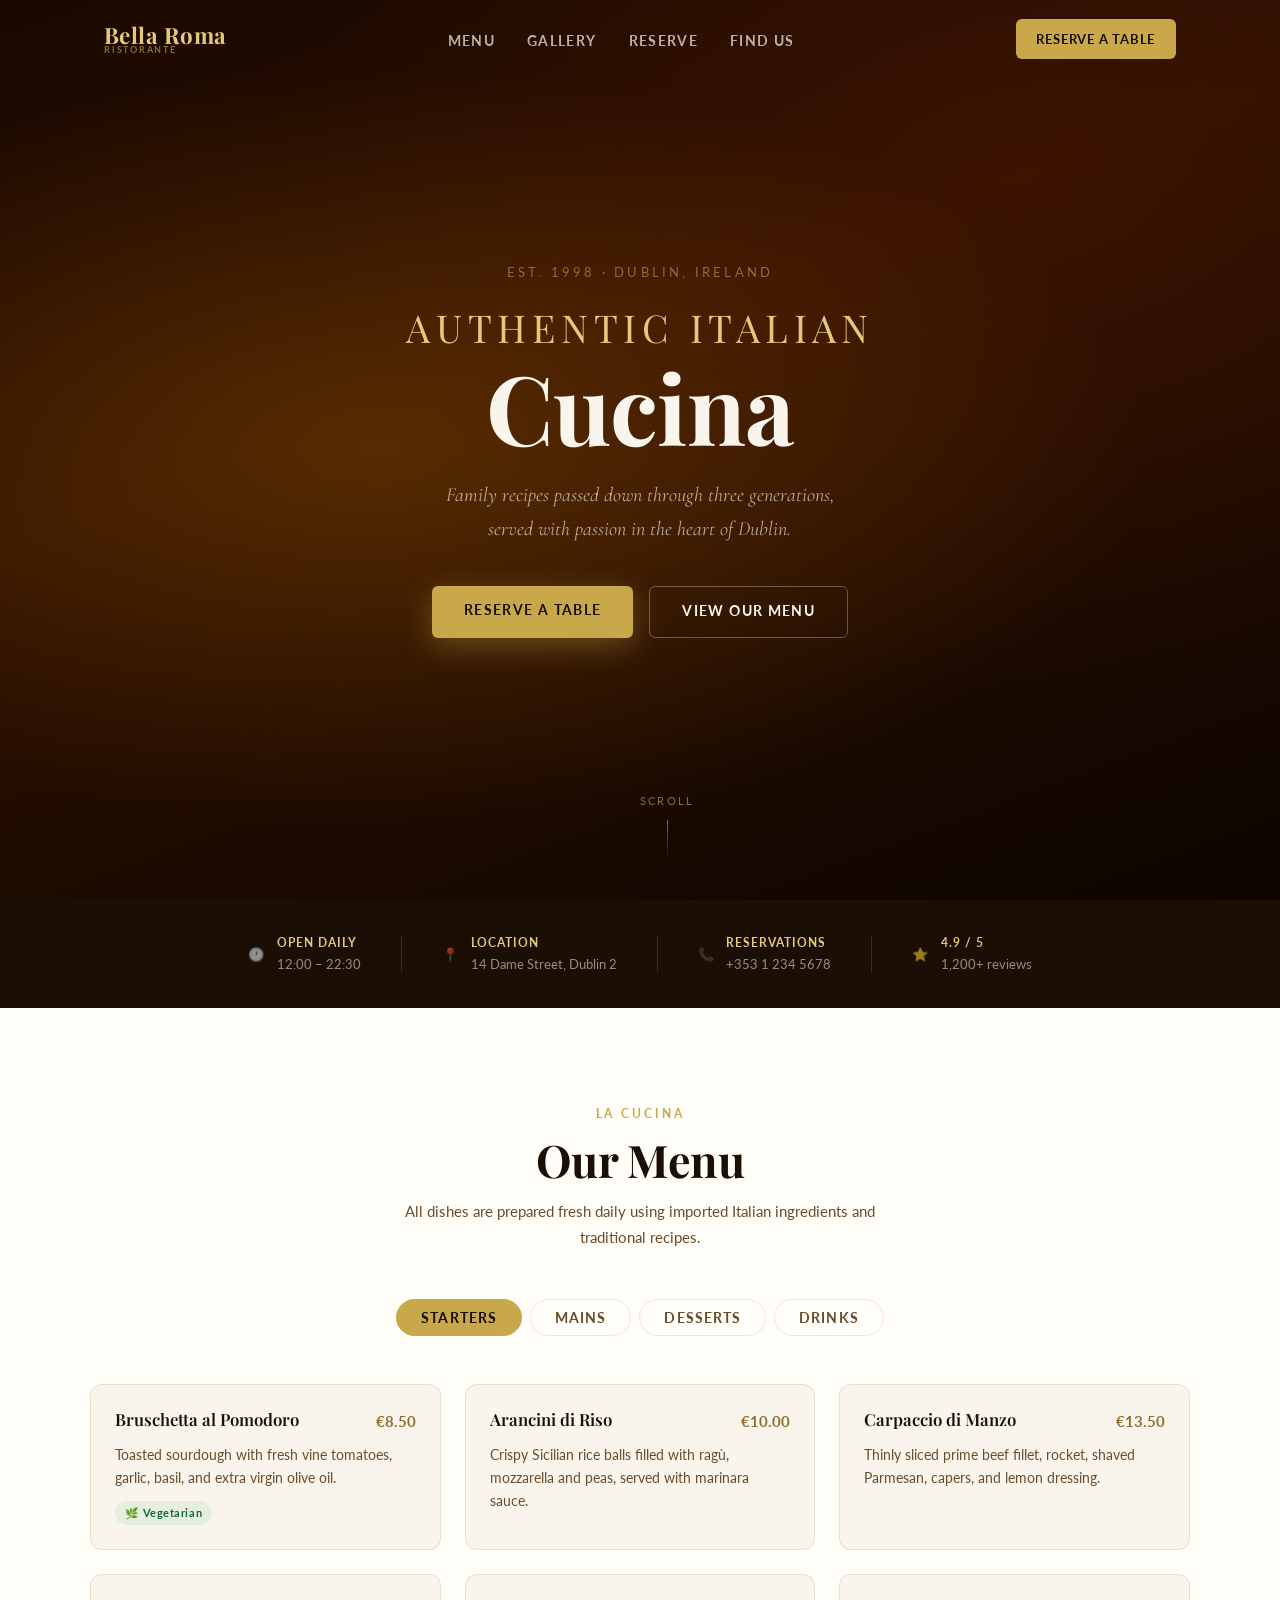
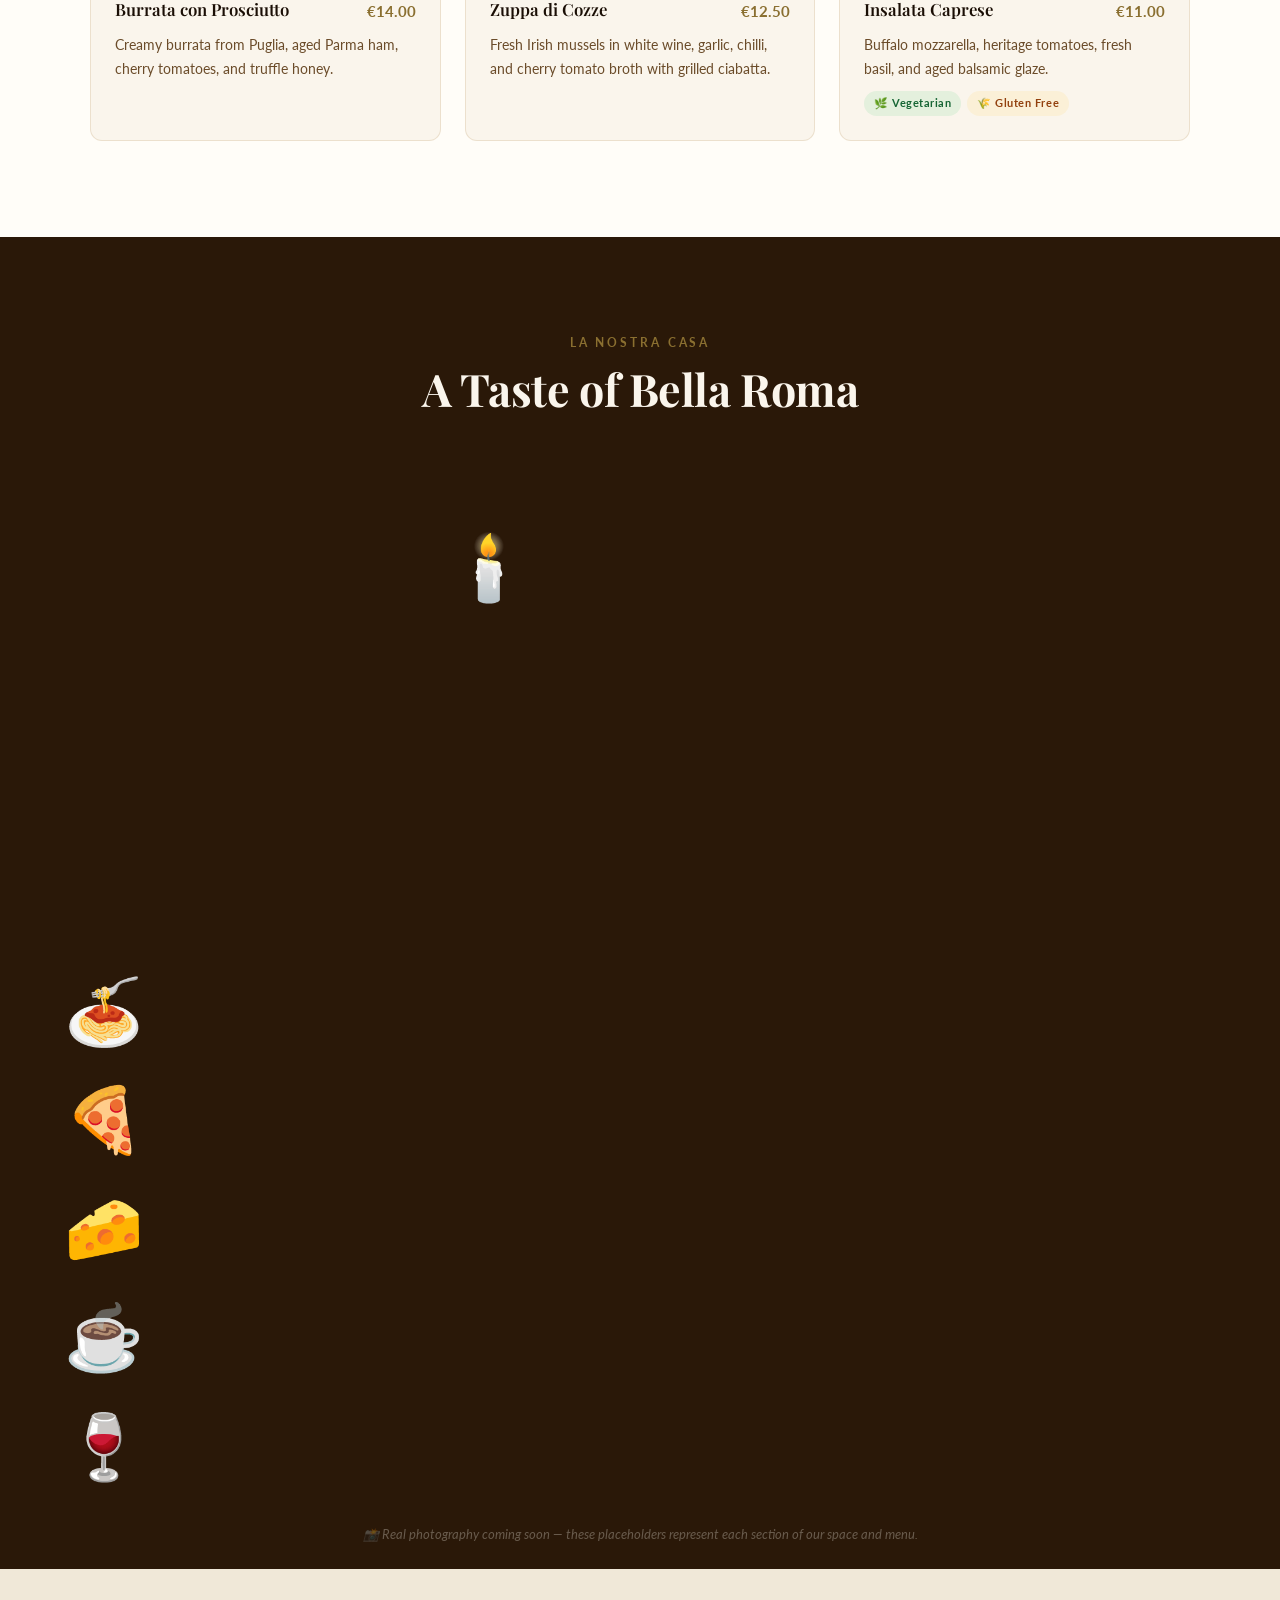
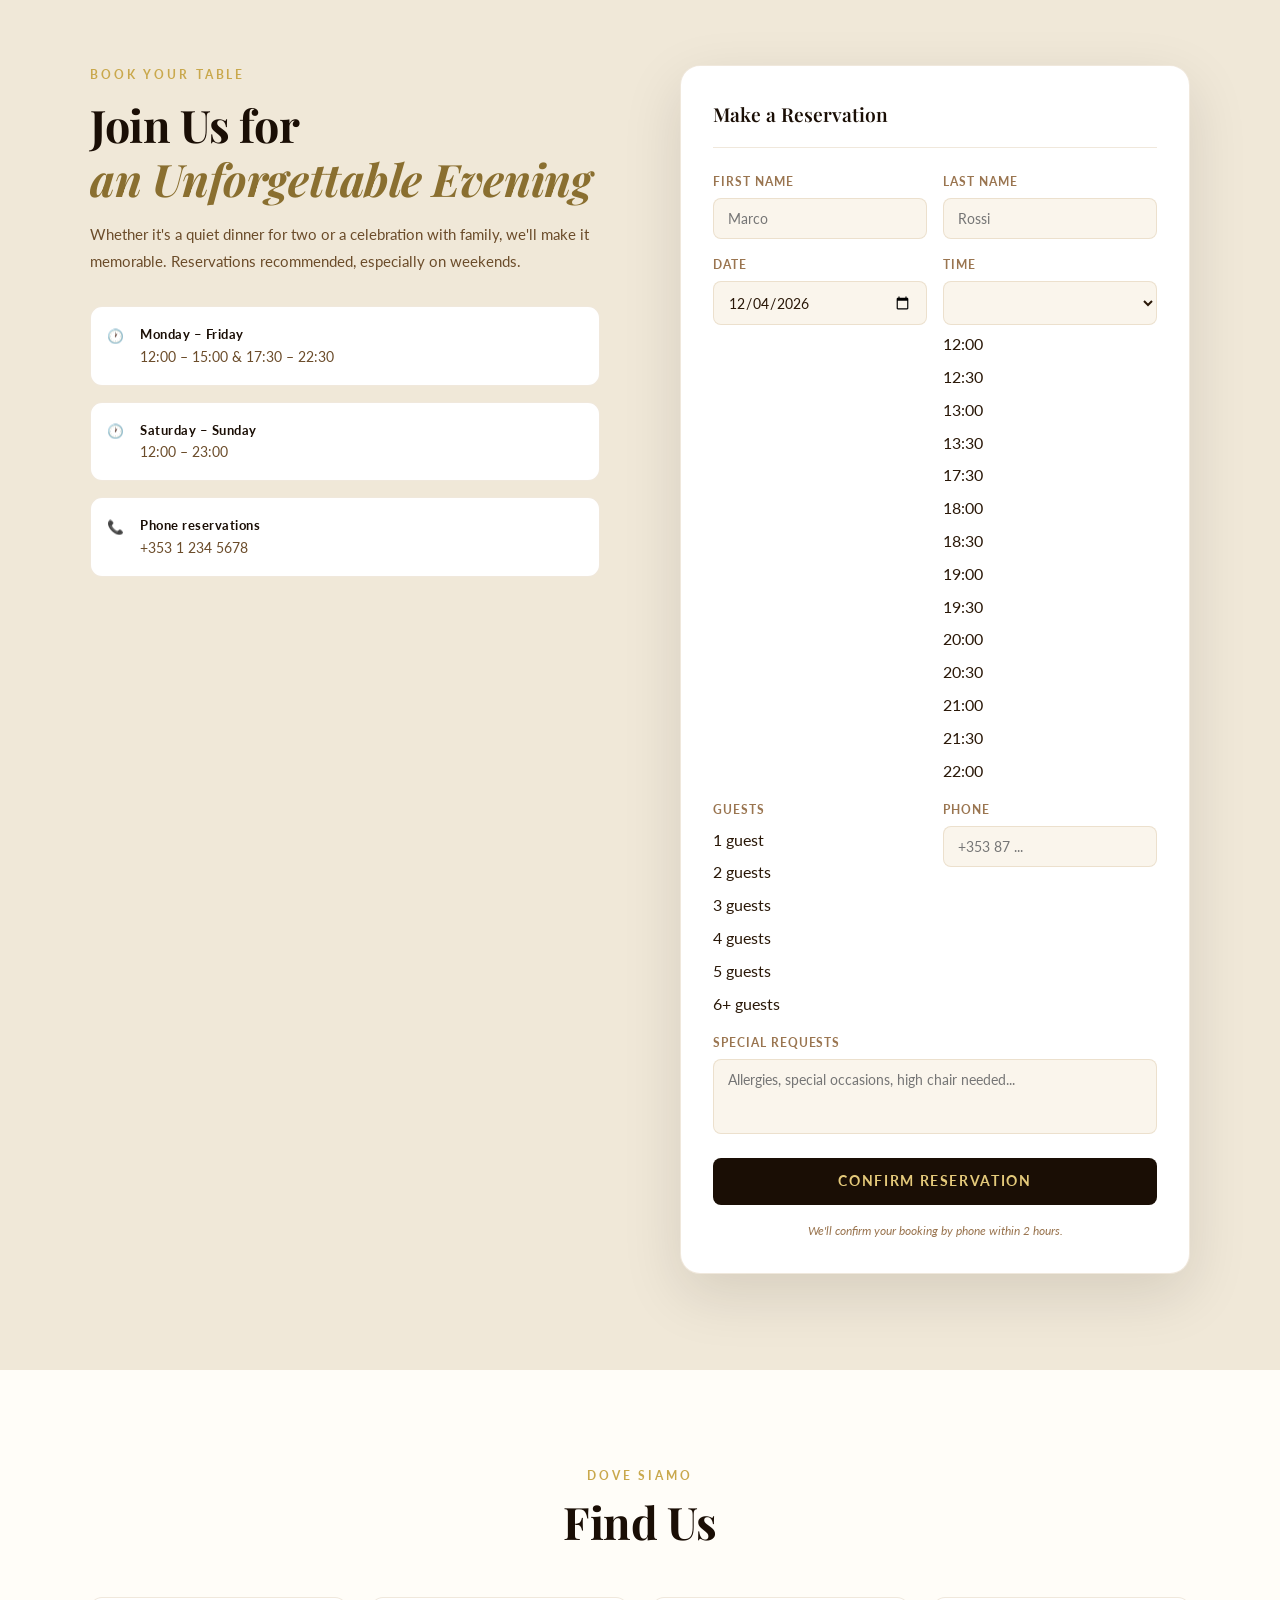
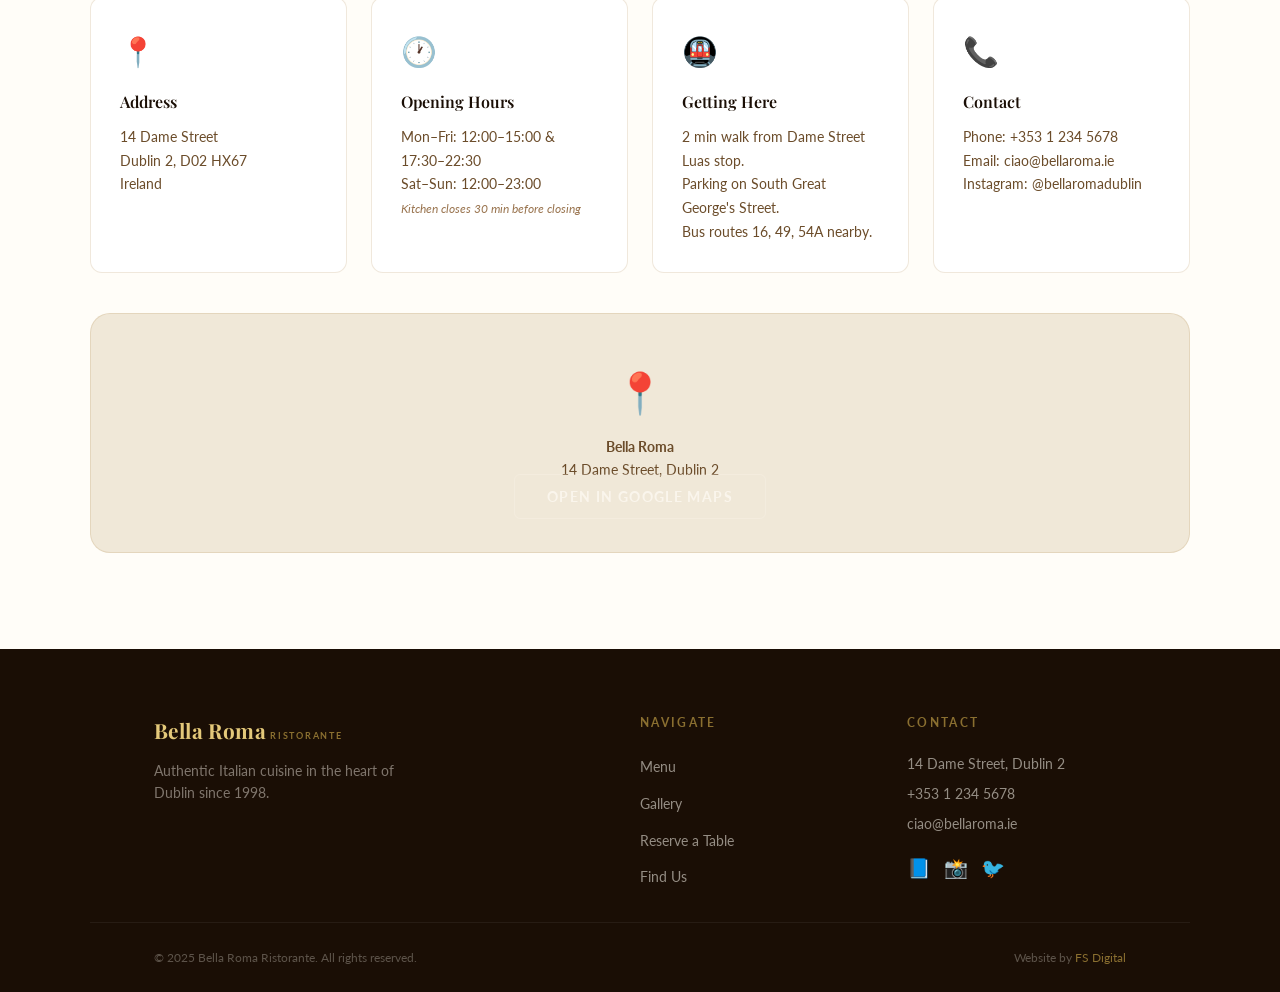
<file: demos/bella-roma/index.html>
<!DOCTYPE html>
<html lang="en">
<head>
  <meta charset="UTF-8"/>
  <meta name="viewport" content="width=device-width, initial-scale=1.0"/>
  <title>Bella Roma — Authentic Italian Restaurant Dublin</title>
  <link rel="preconnect" href="https://fonts.googleapis.com"/>
  <link href="https://fonts.googleapis.com/css2?family=Playfair+Display:ital,wght@0,400;0,600;0,700;1,400;1,600&family=Lato:wght@300;400;700&family=Cormorant+Garamond:ital,wght@0,300;0,400;1,300;1,400&display=swap" rel="stylesheet"/>
  <link rel="stylesheet" href="style.css"/>
</head>
<body>

  <!-- NAV -->
  <nav id="navbar">
    <div class="nav-inner">
      <div class="nav-logo">
        <span class="logo-text">Bella Roma</span>
        <span class="logo-sub">RISTORANTE</span>
      </div>
      <ul class="nav-links">
        <li><a href="#menu">Menu</a></li>
        <li><a href="#gallery">Gallery</a></li>
        <li><a href="#reservation">Reserve</a></li>
        <li><a href="#info">Find Us</a></li>
      </ul>
      <a href="#reservation" class="nav-reserve">Reserve a Table</a>
      <button class="nav-burger" id="burger" aria-label="Toggle menu">&#9776;</button>
    </div>
  </nav>

  <!-- MOBILE MENU -->
  <div class="mobile-menu" id="mobileMenu">
    <ul>
      <li><a href="#menu" onclick="closeMobile()">Menu</a></li>
      <li><a href="#gallery" onclick="closeMobile()">Gallery</a></li>
      <li><a href="#reservation" onclick="closeMobile()">Reserve</a></li>
      <li><a href="#info" onclick="closeMobile()">Find Us</a></li>
    </ul>
  </div>

  <!-- HERO -->
  <section id="hero">
    <div class="hero-bg"></div>
    <div class="hero-overlay"></div>
    <div class="hero-content">
      <p class="hero-eyebrow">Est. 1998 · Dublin, Ireland</p>
      <h1>
        <span class="hero-line1">Authentic Italian</span>
        <span class="hero-line2">Cucina</span>
      </h1>
      <p class="hero-desc">Family recipes passed down through three generations,<br/>served with passion in the heart of Dublin.</p>
      <div class="hero-ctas">
        <a href="#reservation" class="btn-primary">Reserve a Table</a>
        <a href="#menu" class="btn-outline">View Our Menu</a>
      </div>
    </div>
    <div class="hero-scroll">
      <span>Scroll</span>
      <div class="scroll-line"></div>
    </div>
  </section>

  <!-- INTRO STRIP -->
  <div class="intro-strip">
    <div class="strip-item">
      <span class="strip-icon">🕐</span>
      <div>
        <strong>Open Daily</strong>
        <span>12:00 – 22:30</span>
      </div>
    </div>
    <div class="strip-divider"></div>
    <div class="strip-item">
      <span class="strip-icon">📍</span>
      <div>
        <strong>Location</strong>
        <span>14 Dame Street, Dublin 2</span>
      </div>
    </div>
    <div class="strip-divider"></div>
    <div class="strip-item">
      <span class="strip-icon">📞</span>
      <div>
        <strong>Reservations</strong>
        <span>+353 1 234 5678</span>
      </div>
    </div>
    <div class="strip-divider"></div>
    <div class="strip-item">
      <span class="strip-icon">⭐</span>
      <div>
        <strong>4.9 / 5</strong>
        <span>1,200+ reviews</span>
      </div>
    </div>
  </div>

  <!-- MENU -->
  <section id="menu">
    <div class="container">
      <div class="section-header reveal">
        <p class="section-eyebrow">La Cucina</p>
        <h2>Our Menu</h2>
        <p class="section-sub">All dishes are prepared fresh daily using imported Italian ingredients and traditional recipes.</p>
      </div>

      <div class="menu-tabs reveal">
        <button class="tab-btn active" data-tab="starters">Starters</button>
        <button class="tab-btn" data-tab="mains">Mains</button>
        <button class="tab-btn" data-tab="desserts">Desserts</button>
        <button class="tab-btn" data-tab="drinks">Drinks</button>
      </div>

      <!-- STARTERS -->
      <div class="menu-panel active" id="tab-starters">
        <div class="menu-grid">
          <div class="menu-item reveal">
            <div class="menu-item-header">
              <h3>Bruschetta al Pomodoro</h3>
              <span class="price">€8.50</span>
            </div>
            <p>Toasted sourdough with fresh vine tomatoes, garlic, basil, and extra virgin olive oil.</p>
            <div class="menu-tags"><span class="tag veg">🌿 Vegetarian</span></div>
          </div>
          <div class="menu-item reveal">
            <div class="menu-item-header">
              <h3>Arancini di Riso</h3>
              <span class="price">€10.00</span>
            </div>
            <p>Crispy Sicilian rice balls filled with ragù, mozzarella and peas, served with marinara sauce.</p>
          </div>
          <div class="menu-item reveal">
            <div class="menu-item-header">
              <h3>Carpaccio di Manzo</h3>
              <span class="price">€13.50</span>
            </div>
            <p>Thinly sliced prime beef fillet, rocket, shaved Parmesan, capers, and lemon dressing.</p>
          </div>
          <div class="menu-item reveal">
            <div class="menu-item-header">
              <h3>Burrata con Prosciutto</h3>
              <span class="price">€14.00</span>
            </div>
            <p>Creamy burrata from Puglia, aged Parma ham, cherry tomatoes, and truffle honey.</p>
          </div>
          <div class="menu-item reveal">
            <div class="menu-item-header">
              <h3>Zuppa di Cozze</h3>
              <span class="price">€12.50</span>
            </div>
            <p>Fresh Irish mussels in white wine, garlic, chilli, and cherry tomato broth with grilled ciabatta.</p>
          </div>
          <div class="menu-item reveal">
            <div class="menu-item-header">
              <h3>Insalata Caprese</h3>
              <span class="price">€11.00</span>
            </div>
            <p>Buffalo mozzarella, heritage tomatoes, fresh basil, and aged balsamic glaze.</p>
            <div class="menu-tags"><span class="tag veg">🌿 Vegetarian</span><span class="tag gf">🌾 Gluten Free</span></div>
          </div>
        </div>
      </div>

      <!-- MAINS -->
      <div class="menu-panel" id="tab-mains">
        <div class="menu-grid">
          <div class="menu-item reveal">
            <div class="menu-item-header">
              <h3>Spaghetti Carbonara</h3>
              <span class="price">€17.50</span>
            </div>
            <p>Egg yolk, Pecorino Romano, guanciale, and black pepper. No cream — the Roman way.</p>
            <div class="menu-tags"><span class="tag popular">🔥 Most popular</span></div>
          </div>
          <div class="menu-item reveal">
            <div class="menu-item-header">
              <h3>Tagliatelle al Ragù</h3>
              <span class="price">€18.00</span>
            </div>
            <p>Slow-cooked Bolognese with beef, pork, and veal, topped with aged Parmigiano Reggiano.</p>
          </div>
          <div class="menu-item reveal">
            <div class="menu-item-header">
              <h3>Risotto ai Funghi Porcini</h3>
              <span class="price">€19.00</span>
            </div>
            <p>Carnaroli rice with wild porcini mushrooms, white wine, and truffle oil. Finished with butter and Parmesan.</p>
            <div class="menu-tags"><span class="tag veg">🌿 Vegetarian</span></div>
          </div>
          <div class="menu-item reveal">
            <div class="menu-item-header">
              <h3>Branzino al Forno</h3>
              <span class="price">€24.00</span>
            </div>
            <p>Whole oven-roasted sea bass with capers, olives, cherry tomatoes, white wine, and roasted potatoes.</p>
            <div class="menu-tags"><span class="tag gf">🌾 Gluten Free</span></div>
          </div>
          <div class="menu-item reveal">
            <div class="menu-item-header">
              <h3>Osso Buco alla Milanese</h3>
              <span class="price">€26.50</span>
            </div>
            <p>Braised veal shank in white wine and gremolata, served with saffron risotto and seasonal vegetables.</p>
          </div>
          <div class="menu-item reveal">
            <div class="menu-item-header">
              <h3>Pizza Margherita DOC</h3>
              <span class="price">€15.00</span>
            </div>
            <p>San Marzano tomatoes, buffalo mozzarella, and fresh basil on our 48-hour fermented sourdough base.</p>
            <div class="menu-tags"><span class="tag veg">🌿 Vegetarian</span></div>
          </div>
        </div>
      </div>

      <!-- DESSERTS -->
      <div class="menu-panel" id="tab-desserts">
        <div class="menu-grid">
          <div class="menu-item reveal">
            <div class="menu-item-header">
              <h3>Tiramisù della Casa</h3>
              <span class="price">€8.50</span>
            </div>
            <p>Our grandmother's recipe — mascarpone, espresso-soaked savoiardi, and dark cocoa dusting.</p>
            <div class="menu-tags"><span class="tag popular">🔥 House special</span></div>
          </div>
          <div class="menu-item reveal">
            <div class="menu-item-header">
              <h3>Panna Cotta al Lampone</h3>
              <span class="price">€7.50</span>
            </div>
            <p>Silky vanilla panna cotta with fresh raspberry coulis and crushed amaretti biscuits.</p>
            <div class="menu-tags"><span class="tag gf">🌾 Gluten Free</span></div>
          </div>
          <div class="menu-item reveal">
            <div class="menu-item-header">
              <h3>Cannolo Siciliano</h3>
              <span class="price">€7.00</span>
            </div>
            <p>Crispy pastry shell filled with sweetened ricotta, candied orange peel, and dark chocolate chips.</p>
          </div>
          <div class="menu-item reveal">
            <div class="menu-item-header">
              <h3>Gelato Artigianale</h3>
              <span class="price">€6.50</span>
            </div>
            <p>Three scoops of our handmade gelato. Ask your server for today's flavours.</p>
            <div class="menu-tags"><span class="tag veg">🌿 Vegetarian</span></div>
          </div>
        </div>
      </div>

      <!-- DRINKS -->
      <div class="menu-panel" id="tab-drinks">
        <div class="menu-grid">
          <div class="menu-item reveal">
            <div class="menu-item-header">
              <h3>Aperol Spritz</h3>
              <span class="price">€10.00</span>
            </div>
            <p>Aperol, Prosecco, and a splash of soda water over ice with a slice of orange.</p>
          </div>
          <div class="menu-item reveal">
            <div class="menu-item-header">
              <h3>Negroni</h3>
              <span class="price">€11.50</span>
            </div>
            <p>Campari, sweet vermouth, and gin — the Italian classic, stirred and served over a large ice cube.</p>
          </div>
          <div class="menu-item reveal">
            <div class="menu-item-header">
              <h3>Barolo DOCG</h3>
              <span class="price">€12.00 / glass</span>
            </div>
            <p>The king of Italian reds. Full-bodied Nebbiolo from the Langhe hills of Piedmont.</p>
          </div>
          <div class="menu-item reveal">
            <div class="menu-item-header">
              <h3>San Pellegrino</h3>
              <span class="price">€3.50</span>
            </div>
            <p>Sparkling or still. The Italian way to hydrate.</p>
          </div>
        </div>
      </div>
    </div>
  </section>

  <!-- GALLERY -->
  <section id="gallery">
    <div class="container">
      <div class="section-header reveal">
        <p class="section-eyebrow">La Nostra Casa</p>
        <h2>A Taste of Bella Roma</h2>
      </div>
    </div>
    <div class="gallery-grid">
      <div class="gallery-item gi-large reveal gallery-dining-room"></div>
        <div class="gallery-label">The dining room</div>
        <div class="gallery-emoji">🕯️</div>
      </div>
      <div class="gallery-item reveal gallery-carbonara"></div>
        <div class="gallery-label">Spaghetti Carbonara</div>
        <div class="gallery-emoji">🍝</div>
      <div class="gallery-item reveal gallery-pizza"></div>
        <div class="gallery-label">Wood-fired pizza</div>
        <div class="gallery-emoji">🍕</div>
      <div class="gallery-item reveal gallery-burrata"></div>
        <div class="gallery-label">Burrata & Prosciutto</div>
        <div class="gallery-emoji">🧀</div>
      <div class="gallery-item gi-large reveal gallery-tiramisu"></div>
        <div class="gallery-label">Tiramisù della casa</div>
        <div class="gallery-emoji">☕</div>
      <div class="gallery-item reveal gallery-wine-cellar"></div>
        <div class="gallery-label">Our wine cellar</div>
        <div class="gallery-emoji">🍷</div>
    <p class="gallery-note reveal">📸 Real photography coming soon — these placeholders represent each section of our space and menu.</p>
  </section>

  <!-- RESERVATION -->
  <section id="reservation">
    <div class="container">
      <div class="reservation-grid">
        <div class="res-left reveal">
          <p class="section-eyebrow">Book Your Table</p>
          <h2>Join Us for<br/><em>an Unforgettable Evening</em></h2>
          <p class="res-desc">Whether it's a quiet dinner for two or a celebration with family, we'll make it memorable. Reservations recommended, especially on weekends.</p>
          <div class="res-details">
            <div class="res-detail-item">
              <span class="res-icon">🕐</span>
              <div>
                <strong>Monday – Friday</strong>
                <span>12:00 – 15:00 &amp; 17:30 – 22:30</span>
              </div>
            </div>
            <div class="res-detail-item">
              <span class="res-icon">🕐</span>
              <div>
                <strong>Saturday – Sunday</strong>
                <span>12:00 – 23:00</span>
              </div>
            </div>
            <div class="res-detail-item">
              <span class="res-icon">📞</span>
              <div>
                <strong>Phone reservations</strong>
                <span>+353 1 234 5678</span>
              </div>
            </div>
          </div>
        </div>
        <div class="res-right reveal">
          <div class="res-form-card">
            <h3>Make a Reservation</h3>
            <div class="res-form">
              <div class="form-row">
                <div class="form-group">
                  <label>First name</label>
                  <input type="text" placeholder="Marco"/>
                </div>
                <div class="form-group">
                  <label>Last name</label>
                  <input type="text" placeholder="Rossi"/>
                </div>
              </div>
              <div class="form-row">
                <div class="form-group">
                  <label>Date</label>
                  <input type="date" title="Select reservation date" placeholder="YYYY-MM-DD"/>
                </div>
                <div class="form-group">
                  <label>Time</label>
                  <select title="Select reservation time"></select>
                    <option>12:00</option><option>12:30</option>
                    <option>13:00</option><option>13:30</option>
                    <option>17:30</option><option>18:00</option>
                    <option>18:30</option><option>19:00</option>
                    <option selected>19:30</option><option>20:00</option>
                    <option>20:30</option><option>21:00</option>
                    <option>21:30</option><option>22:00</option>

                </div>
              </div>
              <div class="form-row">
                <div class="form-group">
                  <label>Guests</label>
                    <option>1 guest</option>
                    <option>2 guests</option>
                    <option selected>3 guests</option>
                    <option>4 guests</option>
                    <option>5 guests</option>
                    <option>6+ guests</option>
                </div>
                <div class="form-group">
                  <label>Phone</label>
                  <input type="tel" placeholder="+353 87 ..."/>
                </div>
              </div>
              <div class="form-group full">
                <label>Special requests</label>
                <textarea rows="3" placeholder="Allergies, special occasions, high chair needed..."></textarea>
              </div>
              <button class="btn-reserve" id="reserveBtn">Confirm Reservation</button>
              <p class="form-note">We'll confirm your booking by phone within 2 hours.</p>
            </div>
          </div>
        </div>
      </div>
    </div>
  </section>

  <!-- INFO / FIND US -->
  <section id="info">
    <div class="container">
      <div class="section-header reveal">
        <p class="section-eyebrow">Dove Siamo</p>
        <h2>Find Us</h2>
      </div>
      <div class="info-grid">
        <div class="info-card reveal">
          <div class="info-icon">📍</div>
          <h3>Address</h3>
          <p>14 Dame Street<br/>Dublin 2, D02 HX67<br/>Ireland</p>
        </div>
        <div class="info-card reveal">
          <div class="info-icon">🕐</div>
          <h3>Opening Hours</h3>
          <p>
            Mon–Fri: 12:00–15:00 &amp; 17:30–22:30<br/>
            Sat–Sun: 12:00–23:00<br/>
            <em>Kitchen closes 30 min before closing</em>
          </p>
        </div>
        <div class="info-card reveal">
          <div class="info-icon">🚇</div>
          <h3>Getting Here</h3>
          <p>2 min walk from Dame Street Luas stop.<br/>Parking on South Great George's Street.<br/>Bus routes 16, 49, 54A nearby.</p>
        </div>
        <div class="info-card reveal">
          <div class="info-icon">📞</div>
          <h3>Contact</h3>
          <p>
            Phone: +353 1 234 5678<br/>
            Email: ciao@bellaroma.ie<br/>
            Instagram: @bellaromadublin
          </p>
        </div>
      </div>
      <div class="map-placeholder reveal">
        <div class="map-inner">
          <span class="map-pin">📍</span>
          <p><strong>Bella Roma</strong><br/>14 Dame Street, Dublin 2</p>
          <a href="https://maps.google.com" target="_blank" rel="noopener" class="btn-outline map-link">Open in Google Maps</a>
        </div>
      </div>
    </div>
  </section>

  <!-- FOOTER -->
  <footer>
    <div class="footer-inner">
      <div class="footer-logo">
        <span class="logo-text">Bella Roma</span>
        <span class="logo-sub">RISTORANTE</span>
        <p>Authentic Italian cuisine in the heart of Dublin since 1998.</p>
      </div>
      <div class="footer-links">
        <h4>Navigate</h4>
        <ul>
          <li><a href="#menu">Menu</a></li>
          <li><a href="#gallery">Gallery</a></li>
          <li><a href="#reservation">Reserve a Table</a></li>
          <li><a href="#info">Find Us</a></li>
        </ul>
      </div>
      <div class="footer-contact">
        <h4>Contact</h4>
        <p>14 Dame Street, Dublin 2</p>
        <p>+353 1 234 5678</p>
        <p>ciao@bellaroma.ie</p>
        <div class="social-links">
          <a href="#">📘</a>
          <a href="#">📸</a>
          <a href="#">🐦</a>
        </div>
      </div>
    </div>
    <div class="footer-bottom">
      <p>© 2025 Bella Roma Ristorante. All rights reserved.</p>
      <p class="footer-credit">Website by <a href="https://fsteyerdigital.com/" target="_blank" rel="noreferrer noopener">FS Digital</a></p>
    </div>
  </footer>

  <script src="script.js"></script>
</body>
</html>
</file>
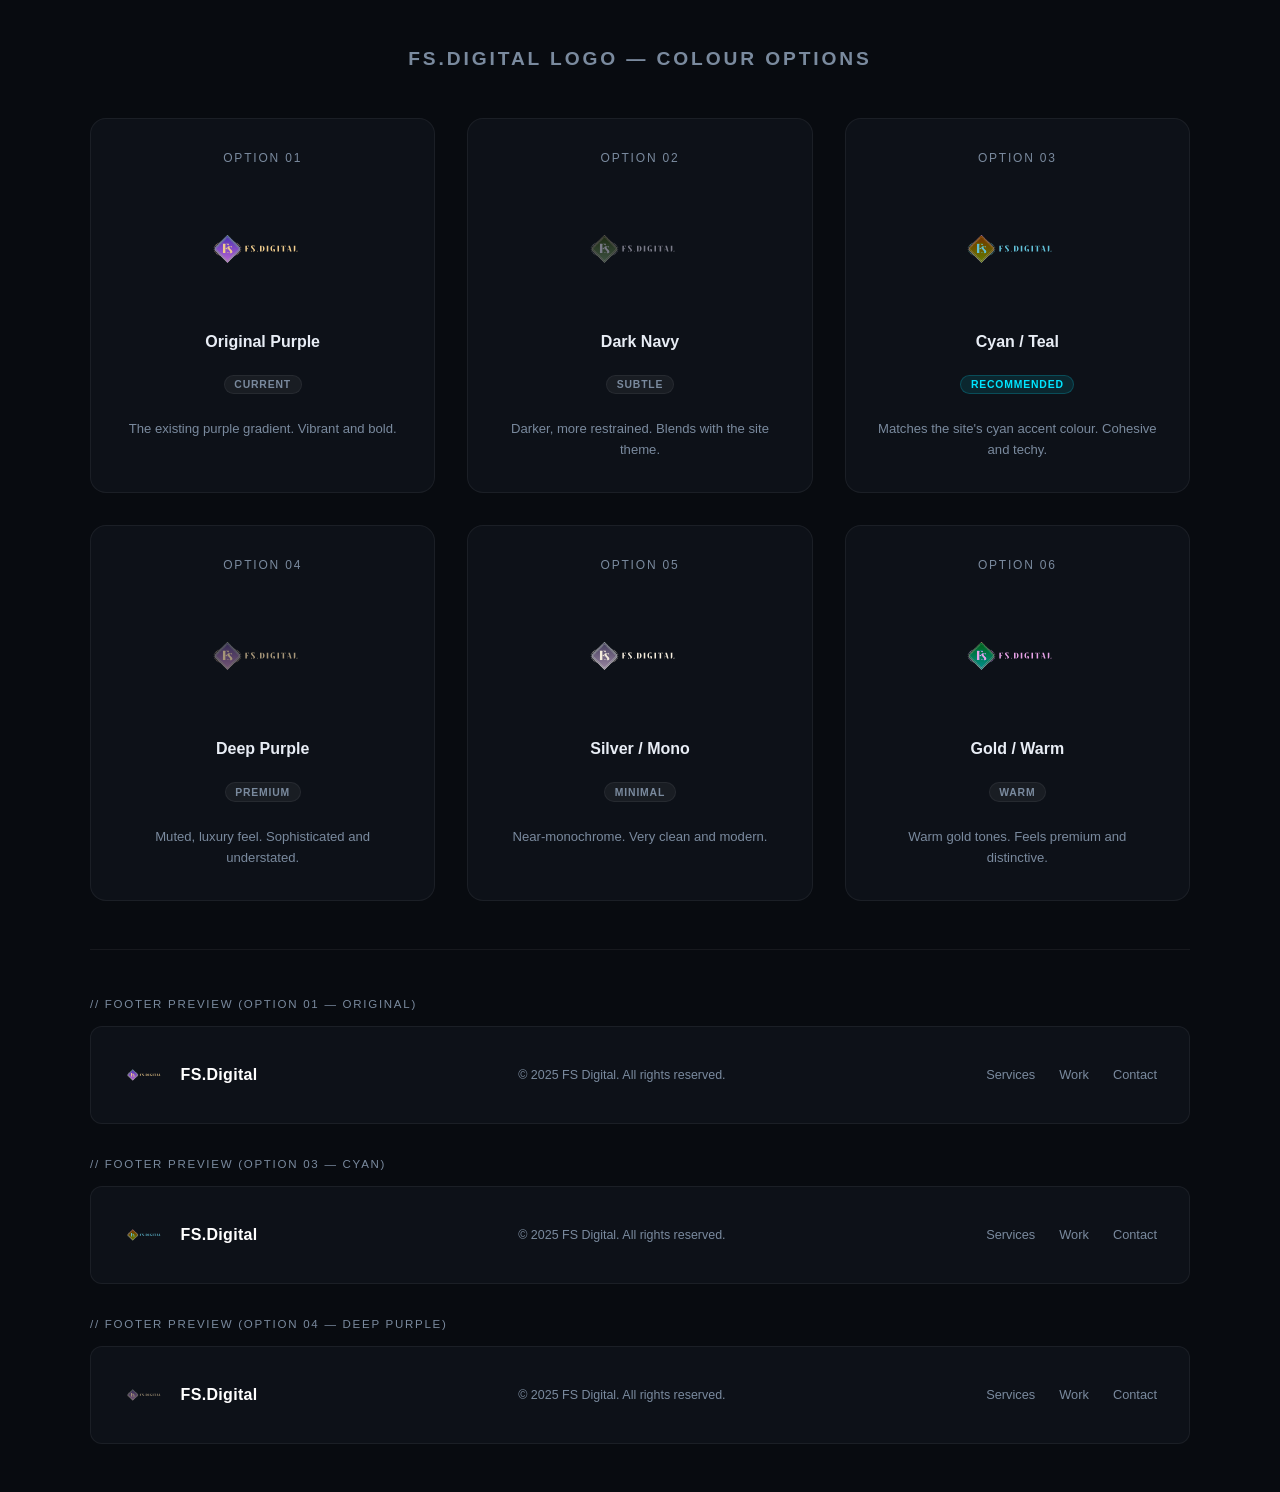
<file: logo-options.html>
<!DOCTYPE html>
<html lang="en">
<head>
<meta charset="UTF-8"/>
<meta name="viewport" content="width=device-width, initial-scale=1.0"/>
<title>FS.Digital Logo Options</title>
<style>
  :root {
    --bg: #080b10;
    --text: #e8edf5;
    --text-muted: #7a8a9e;
    --border: rgba(255,255,255,0.06);
  }
  * { box-sizing: border-box; margin: 0; padding: 0; }
  body {
    background: var(--bg);
    color: var(--text);
    font-family: 'Segoe UI', sans-serif;
    min-height: 100vh;
    padding: 3rem 5%;
  }
  h1 {
    font-size: 1.2rem;
    font-weight: 600;
    color: var(--text-muted);
    letter-spacing: 0.15em;
    text-transform: uppercase;
    margin-bottom: 3rem;
    text-align: center;
  }
  .grid {
    display: grid;
    grid-template-columns: repeat(auto-fit, minmax(280px, 1fr));
    gap: 2rem;
    max-width: 1100px;
    margin: 0 auto;
  }
  .option {
    background: #0d1118;
    border: 1px solid var(--border);
    border-radius: 16px;
    padding: 2rem;
    display: flex;
    flex-direction: column;
    align-items: center;
    gap: 1.5rem;
    transition: border-color 0.2s;
  }
  .option:hover { border-color: rgba(255,255,255,0.15); }
  .option-label {
    font-size: 0.75rem;
    letter-spacing: 0.15em;
    text-transform: uppercase;
    color: var(--text-muted);
  }
  .option-title {
    font-size: 1rem;
    font-weight: 600;
    color: var(--text);
    text-align: center;
  }
  .option-desc {
    font-size: 0.82rem;
    color: var(--text-muted);
    text-align: center;
    line-height: 1.6;
  }
  .logo-wrap {
    width: 120px;
    height: 120px;
    display: flex;
    align-items: center;
    justify-content: center;
    position: relative;
  }
  .logo-wrap img, .logo-wrap object {
    width: 120px;
    height: 120px;
    object-fit: contain;
  }

  /* OPTION 1: Original */
  .opt1 .logo-wrap { /* no filter */ }

  /* OPTION 2: Dark diamond - hue shift to make it darker/navy */
  .opt2 .logo-wrap img {
    filter: brightness(0.5) saturate(0.3) hue-rotate(200deg) brightness(1.2);
  }

  /* OPTION 3: Cyan tint */
  .opt3 .logo-wrap img {
    filter: hue-rotate(150deg) saturate(1.5) brightness(0.85);
  }

  /* OPTION 4: Deep purple / premium */
  .opt4 .logo-wrap img {
    filter: saturate(0.6) brightness(0.7) sepia(0.2);
  }

  /* OPTION 5: Monochrome silver */
  .opt5 .logo-wrap img {
    filter: grayscale(0.8) brightness(1.1) contrast(1.1);
  }

  /* OPTION 6: Gold / warm */
  .opt6 .logo-wrap img {
    filter: hue-rotate(250deg) saturate(1.3) brightness(0.9);
  }

  .badge {
    display: inline-block;
    padding: 0.2rem 0.6rem;
    border-radius: 100px;
    font-size: 0.65rem;
    font-weight: 700;
    letter-spacing: 0.08em;
    text-transform: uppercase;
  }
  .badge-rec { background: rgba(0,229,255,0.1); color: #00e5ff; border: 1px solid rgba(0,229,255,0.2); }
  .badge-orig { background: rgba(255,255,255,0.05); color: var(--text-muted); border: 1px solid var(--border); }

  .divider {
    width: 100%;
    height: 1px;
    background: var(--border);
    margin: 3rem auto;
    max-width: 1100px;
  }

  /* Footer preview */
  .footer-preview {
    background: #0d1118;
    border: 1px solid var(--border);
    border-radius: 12px;
    padding: 1.5rem 2rem;
    display: flex;
    align-items: center;
    justify-content: space-between;
    max-width: 1100px;
    margin: 0 auto;
    gap: 1rem;
    flex-wrap: wrap;
  }
  .footer-brand {
    display: flex;
    align-items: center;
    gap: 0.6rem;
  }
  .footer-brand img {
    width: 48px;
    height: 48px;
    object-fit: contain;
  }
  .footer-brand span {
    font-size: 1rem;
    font-weight: 700;
    color: white;
    font-family: 'Segoe UI', sans-serif;
    letter-spacing: 0.02em;
  }
  .footer-copy { font-size: 0.78rem; color: var(--text-muted); }
  .footer-links { display: flex; gap: 1.5rem; }
  .footer-links a { font-size: 0.8rem; color: var(--text-muted); text-decoration: none; }

  .section-title {
    font-size: 0.72rem;
    letter-spacing: 0.15em;
    text-transform: uppercase;
    color: var(--text-muted);
    margin-bottom: 1.5rem;
    max-width: 1100px;
    margin-left: auto;
    margin-right: auto;
    margin-bottom: 1rem;
  }
</style>
</head>
<body>

<h1>FS.Digital Logo — Colour Options</h1>

<div class="grid">

  <div class="option opt1">
    <div class="option-label">Option 01</div>
    <div class="logo-wrap">
      <img src="Print_Transparent.svg" alt="logo original"/>
    </div>
    <div class="option-title">Original Purple</div>
    <span class="badge badge-orig">Current</span>
    <div class="option-desc">The existing purple gradient. Vibrant and bold.</div>
  </div>

  <div class="option opt2">
    <div class="option-label">Option 02</div>
    <div class="logo-wrap">
      <img src="Print_Transparent.svg" alt="logo dark"/>
    </div>
    <div class="option-title">Dark Navy</div>
    <span class="badge badge-orig">Subtle</span>
    <div class="option-desc">Darker, more restrained. Blends with the site theme.</div>
  </div>

  <div class="option opt3">
    <div class="option-label">Option 03</div>
    <div class="logo-wrap">
      <img src="Print_Transparent.svg" alt="logo cyan"/>
    </div>
    <div class="option-title">Cyan / Teal</div>
    <span class="badge badge-rec">Recommended</span>
    <div class="option-desc">Matches the site's cyan accent colour. Cohesive and techy.</div>
  </div>

  <div class="option opt4">
    <div class="option-label">Option 04</div>
    <div class="logo-wrap">
      <img src="Print_Transparent.svg" alt="logo deep purple"/>
    </div>
    <div class="option-title">Deep Purple</div>
    <span class="badge badge-orig">Premium</span>
    <div class="option-desc">Muted, luxury feel. Sophisticated and understated.</div>
  </div>

  <div class="option opt5">
    <div class="option-label">Option 05</div>
    <div class="logo-wrap">
      <img src="Print_Transparent.svg" alt="logo silver"/>
    </div>
    <div class="option-title">Silver / Mono</div>
    <span class="badge badge-orig">Minimal</span>
    <div class="option-desc">Near-monochrome. Very clean and modern.</div>
  </div>

  <div class="option opt6">
    <div class="option-label">Option 06</div>
    <div class="logo-wrap">
      <img src="Print_Transparent.svg" alt="logo gold"/>
    </div>
    <div class="option-title">Gold / Warm</div>
    <span class="badge badge-orig">Warm</span>
    <div class="option-desc">Warm gold tones. Feels premium and distinctive.</div>
  </div>

</div>

<div class="divider"></div>

<p class="section-title">// Footer preview (Option 01 — Original)</p>
<div class="footer-preview" id="fp1">
  <div class="footer-brand">
    <img src="Print_Transparent.svg" alt="logo" style="" id="fp-logo"/>
    <span>FS.Digital</span>
  </div>
  <span class="footer-copy">© 2025 FS Digital. All rights reserved.</span>
  <div class="footer-links">
    <a href="#">Services</a>
    <a href="#">Work</a>
    <a href="#">Contact</a>
  </div>
</div>

<br/>
<p class="section-title" style="margin-top:1rem">// Footer preview (Option 03 — Cyan)</p>
<div class="footer-preview">
  <div class="footer-brand">
    <img src="Print_Transparent.svg" alt="logo" style="filter: hue-rotate(150deg) saturate(1.5) brightness(0.85);"/>
    <span>FS.Digital</span>
  </div>
  <span class="footer-copy">© 2025 FS Digital. All rights reserved.</span>
  <div class="footer-links">
    <a href="#">Services</a>
    <a href="#">Work</a>
    <a href="#">Contact</a>
  </div>
</div>

<br/>
<p class="section-title" style="margin-top:1rem">// Footer preview (Option 04 — Deep Purple)</p>
<div class="footer-preview">
  <div class="footer-brand">
    <img src="Print_Transparent.svg" alt="logo" style="filter: saturate(0.6) brightness(0.7) sepia(0.2);"/>
    <span>FS.Digital</span>
  </div>
  <span class="footer-copy">© 2025 FS Digital. All rights reserved.</span>
  <div class="footer-links">
    <a href="#">Services</a>
    <a href="#">Work</a>
    <a href="#">Contact</a>
  </div>
</div>

</body>
</html>
</file>
<file: demos/bella-roma/style.css>
/* ── ROOT VARIABLES ── */
:root {
  --cream: #faf5ec;
  --cream2: #f0e8d8;
  --warm-white: #fffdf8;
  --dark: #1a0e05;
  --dark2: #2a1808;
  --dark3: #3d2210;
  --gold: #c9a84c;
  --gold-light: #e4c97a;
  --gold-dim: #8a6f30;
  --red: #9b1c1c;
  --red-light: #c53030;
  --text: #2a1808;
  --text-muted: #6b4c2a;
  --text-light: #9a7550;
  --border: rgba(180,140,80,0.2);
  --border-dark: rgba(201,168,76,0.3);
  --shadow: 0 20px 60px rgba(26,14,5,0.12);
  --shadow-lg: 0 40px 100px rgba(26,14,5,0.2);
  --radius: 12px;
  --radius-lg: 20px;
}

/* ── RESET & BASE ── */
*, *::before, *::after { box-sizing: border-box; margin: 0; padding: 0; }
html { scroll-behavior: smooth; }
body {
  background: var(--cream);
  color: var(--text);
  font-family: 'Lato', sans-serif;
  font-size: 16px;
  line-height: 1.7;
  overflow-x: hidden;
}
a { color: inherit; text-decoration: none; }
img { max-width: 100%; }

/* ── NAV ── */
#navbar {
  position: fixed;
  top: 0; left: 0; right: 0;
  z-index: 100;
  transition: all 0.3s;
}
#navbar.scrolled {
  background: rgba(26,14,5,0.95);
  backdrop-filter: blur(20px);
  box-shadow: 0 2px 30px rgba(0,0,0,0.3);
}
.nav-inner {
  max-width: 1200px;
  margin: 0 auto;
  padding: 1.2rem 5%;
  display: flex;
  align-items: center;
  justify-content: space-between;
}
.nav-logo {
  display: flex;
  flex-direction: column;
  line-height: 1;
}
.logo-text {
  font-family: 'Playfair Display', serif;
  font-size: 1.4rem;
  font-weight: 700;
  color: var(--gold-light);
  letter-spacing: 0.02em;
}
.logo-sub {
  font-size: 0.55rem;
  letter-spacing: 0.2em;
  color: var(--gold-dim);
  font-weight: 700;
}
.nav-links {
  display: flex;
  gap: 2rem;
  list-style: none;
}
.nav-links a {
  font-size: 0.85rem;
  font-weight: 700;
  color: rgba(250,245,236,0.7);
  letter-spacing: 0.1em;
  text-transform: uppercase;
  transition: color 0.2s;
}
.nav-links a:hover { color: var(--gold-light); }
.nav-reserve {
  background: var(--gold);
  color: var(--dark);
  padding: 0.55rem 1.3rem;
  border-radius: 6px;
  font-size: 0.82rem;
  font-weight: 700;
  letter-spacing: 0.06em;
  text-transform: uppercase;
  transition: all 0.2s;
}
.nav-reserve:hover {
  background: var(--gold-light);
  transform: translateY(-1px);
}
.nav-burger {
  display: none;
  background: none;
  border: none;
  color: var(--gold-light);
  font-size: 1.5rem;
  cursor: pointer;
}

/* ── MOBILE MENU ── */
.mobile-menu {
  display: none;
  position: fixed;
  top: 70px; left: 0; right: 0;
  background: rgba(26,14,5,0.98);
  z-index: 99;
  padding: 1rem 0;
  border-bottom: 1px solid var(--border-dark);
}
.mobile-menu.open { display: block; }
.mobile-menu ul { list-style: none; }
.mobile-menu a {
  display: block;
  padding: 0.9rem 5%;
  color: var(--cream);
  font-size: 0.95rem;
  font-weight: 700;
  letter-spacing: 0.08em;
  text-transform: uppercase;
  border-bottom: 1px solid rgba(255,255,255,0.05);
  transition: color 0.2s;
}
.mobile-menu a:hover { color: var(--gold-light); }

/* ── HERO ── */
#hero {
  min-height: 100vh;
  position: relative;
  display: flex;
  align-items: center;
  justify-content: center;
  overflow: hidden;
}
.hero-bg {
  position: absolute;
  inset: 0;
  background:
    radial-gradient(ellipse at 30% 50%, rgba(157,87,0,0.4) 0%, transparent 60%),
    radial-gradient(ellipse at 80% 20%, rgba(100,30,0,0.3) 0%, transparent 50%),
    linear-gradient(160deg, #1a0800 0%, #2d1000 40%, #0d0500 100%);
}
.hero-overlay {
  position: absolute;
  inset: 0;
  background-image:
    repeating-linear-gradient(
      0deg,
      transparent,
      transparent 2px,
      rgba(0,0,0,0.03) 2px,
      rgba(0,0,0,0.03) 4px
    );
}
.hero-content {
  position: relative;
  z-index: 2;
  text-align: center;
  padding: 0 5%;
  max-width: 800px;
}
.hero-eyebrow {
  font-size: 0.8rem;
  letter-spacing: 0.25em;
  text-transform: uppercase;
  color: var(--gold-dim);
  margin-bottom: 1.5rem;
  animation: fadeUp 0.8s ease both;
}
.hero-content h1 {
  font-family: 'Playfair Display', serif;
  font-weight: 700;
  font-size: clamp(3rem, 8vw, 6rem);
  line-height: 1;
  color: var(--cream);
  letter-spacing: -0.01em;
}
.hero-line1 {
  display: block;
  font-size: 0.4em;
  font-weight: 400;
  letter-spacing: 0.15em;
  color: var(--gold-light);
  text-transform: uppercase;
  margin-bottom: 0.3em;
  animation: fadeUp 0.8s 0.1s ease both;
}
.hero-line2 {
  display: block;
  animation: fadeUp 0.8s 0.2s ease both;
}
.hero-desc {
  margin-top: 1.5rem;
  font-family: 'Cormorant Garamond', serif;
  font-size: 1.25rem;
  font-style: italic;
  color: rgba(250,245,236,0.65);
  line-height: 1.7;
  animation: fadeUp 0.8s 0.3s ease both;
}
.hero-ctas {
  display: flex;
  gap: 1rem;
  justify-content: center;
  margin-top: 2.5rem;
  animation: fadeUp 0.8s 0.4s ease both;
}
.btn-primary {
  background: var(--gold);
  color: var(--dark);
  padding: 0.85rem 2rem;
  border-radius: 6px;
  font-size: 0.85rem;
  font-weight: 700;
  letter-spacing: 0.1em;
  text-transform: uppercase;
  transition: all 0.2s;
  box-shadow: 0 8px 30px rgba(201,168,76,0.35);
}
.btn-primary:hover {
  background: var(--gold-light);
  transform: translateY(-2px);
  box-shadow: 0 12px 40px rgba(201,168,76,0.5);
}
.btn-outline {
  background: transparent;
  color: var(--cream);
  border: 1px solid rgba(250,245,236,0.3);
  padding: 0.85rem 2rem;
  border-radius: 6px;
  font-size: 0.85rem;
  font-weight: 700;
  letter-spacing: 0.1em;
  text-transform: uppercase;
  transition: all 0.2s;
}
.btn-outline:hover {
  border-color: var(--gold);
  color: var(--gold-light);
}
.hero-scroll {
  position: absolute;
  bottom: 2.5rem;
  left: 50%;
  transform: translateX(-50%);
  display: flex;
  flex-direction: column;
  align-items: center;
  gap: 0.6rem;
  color: var(--gold-dim);
  font-size: 0.68rem;
  letter-spacing: 0.2em;
  text-transform: uppercase;
  animation: fadeUp 1s 0.8s ease both;
}
.scroll-line {
  width: 1px;
  height: 40px;
  background: linear-gradient(to bottom, var(--gold-dim), transparent);
  animation: scrollPulse 2s ease infinite;
}
@keyframes scrollPulse {
  0%,100% { transform: scaleY(1); opacity: 1; }
  50% { transform: scaleY(0.5); opacity: 0.5; }
}

/* ── INTRO STRIP ── */
.intro-strip {
  background: var(--dark);
  padding: 1.5rem 5%;
  display: flex;
  align-items: center;
  justify-content: center;
  gap: 0;
  flex-wrap: wrap;
}
.strip-item {
  display: flex;
  align-items: center;
  gap: 0.8rem;
  padding: 0.5rem 2.5rem;
}
.strip-item div {
  display: flex;
  flex-direction: column;
}
.strip-item strong {
  font-size: 0.78rem;
  font-weight: 700;
  color: var(--gold-light);
  letter-spacing: 0.08em;
  text-transform: uppercase;
}
.strip-item span {
  font-size: 0.82rem;
  color: rgba(250,245,236,0.55);
}
.strip-icon { font-size: 1.2rem; }
.strip-divider {
  width: 1px;
  height: 36px;
  background: rgba(201,168,76,0.2);
}

/* ── SECTIONS ── */
section { padding: 6rem 5%; }
.container { max-width: 1100px; margin: 0 auto; }

/* ── SECTION HEADERS ── */
.section-header { text-align: center; margin-bottom: 3rem; }
.section-eyebrow {
  font-family: 'Lato', sans-serif;
  font-size: 0.72rem;
  font-weight: 700;
  letter-spacing: 0.25em;
  text-transform: uppercase;
  color: var(--gold);
  margin-bottom: 0.6rem;
}
h2 {
  font-family: 'Playfair Display', serif;
  font-weight: 700;
  font-size: clamp(1.8rem, 4vw, 2.8rem);
  line-height: 1.2;
  letter-spacing: -0.01em;
  color: var(--dark);
}
h2 em {
  font-style: italic;
  color: var(--gold-dim);
}
.section-sub {
  margin-top: 0.8rem;
  font-size: 0.95rem;
  color: var(--text-muted);
  max-width: 500px;
  margin-left: auto;
  margin-right: auto;
}

/* ── MENU SECTION ── */
#menu { background: var(--warm-white); }

.menu-tabs {
  display: flex;
  justify-content: center;
  gap: 0.5rem;
  margin-bottom: 3rem;
  flex-wrap: wrap;
}
.tab-btn {
  background: transparent;
  border: 1px solid var(--border);
  color: var(--text-muted);
  padding: 0.6rem 1.5rem;
  border-radius: 100px;
  font-family: 'Lato', sans-serif;
  font-size: 0.85rem;
  font-weight: 700;
  letter-spacing: 0.08em;
  text-transform: uppercase;
  cursor: pointer;
  transition: all 0.2s;
}
.tab-btn:hover {
  border-color: var(--gold);
  color: var(--gold-dim);
}
.tab-btn.active {
  background: var(--gold);
  border-color: var(--gold);
  color: var(--dark);
}

.menu-panel { display: none; }
.menu-panel.active { display: block; }

.menu-grid {
  display: grid;
  grid-template-columns: repeat(auto-fill, minmax(320px, 1fr));
  gap: 1.5rem;
}

.menu-item {
  background: var(--cream);
  border: 1px solid var(--border);
  border-radius: var(--radius);
  padding: 1.5rem;
  transition: all 0.25s;
}
.menu-item:hover {
  border-color: var(--gold);
  box-shadow: 0 8px 30px rgba(201,168,76,0.1);
  transform: translateY(-2px);
}
.menu-item-header {
  display: flex;
  justify-content: space-between;
  align-items: flex-start;
  gap: 1rem;
  margin-bottom: 0.5rem;
}
.menu-item h3 {
  font-family: 'Playfair Display', serif;
  font-weight: 600;
  font-size: 1.05rem;
  color: var(--dark);
  line-height: 1.3;
}
.price {
  font-family: 'Lato', sans-serif;
  font-weight: 700;
  font-size: 0.95rem;
  color: var(--gold-dim);
  white-space: nowrap;
}
.menu-item p {
  font-size: 0.88rem;
  color: var(--text-muted);
  line-height: 1.65;
}
.menu-tags {
  display: flex;
  gap: 0.4rem;
  flex-wrap: wrap;
  margin-top: 0.7rem;
}
.tag {
  font-size: 0.68rem;
  font-weight: 700;
  letter-spacing: 0.05em;
  padding: 0.2rem 0.6rem;
  border-radius: 100px;
}
.tag.veg { background: rgba(34,197,94,0.1); color: #166534; }
.tag.gf { background: rgba(251,191,36,0.1); color: #92400e; }
.tag.popular { background: rgba(239,68,68,0.1); color: #991b1b; }

/* ── GALLERY ── */
#gallery { background: var(--dark2); padding-bottom: 0; }
#gallery .container { padding-bottom: 3rem; }
#gallery h2 { color: var(--cream); }
#gallery .section-eyebrow { color: var(--gold-dim); }

.gallery-grid {
  display: grid;
  grid-template-columns: repeat(3, 1fr);
  grid-template-rows: 220px 220px;
  gap: 4px;
}
.gallery-item {
  position: relative;
  overflow: hidden;
  display: flex;
  align-items: center;
  justify-content: center;
  cursor: pointer;
}
.gallery-item:hover .gallery-emoji { transform: scale(1.2); }
.gallery-item:hover .gallery-label { opacity: 1; }
.gi-large { grid-row: span 2; }
.gallery-emoji {
  font-size: 4rem;
  transition: transform 0.4s ease;
  z-index: 1;
}
.gallery-label {
  position: absolute;
  bottom: 0; left: 0; right: 0;
  padding: 1rem;
  background: linear-gradient(transparent, rgba(0,0,0,0.7));
  color: var(--cream);
  font-size: 0.78rem;
  font-weight: 700;
  letter-spacing: 0.1em;
  text-transform: uppercase;
  opacity: 0;
  transition: opacity 0.3s;
  z-index: 2;
}
.gallery-note {
  text-align: center;
  padding: 1.5rem;
  font-size: 0.8rem;
  color: rgba(250,245,236,0.3);
  font-style: italic;
  background: var(--dark2);
}

/* ── RESERVATION ── */
#reservation { background: var(--cream2); }
.reservation-grid {
  display: grid;
  grid-template-columns: 1fr 1fr;
  gap: 5rem;
  align-items: start;
}
.res-left h2 { margin-top: 0.8rem; }
.res-desc {
  margin-top: 1rem;
  font-size: 0.95rem;
  color: var(--text-muted);
  line-height: 1.75;
}
.res-details { margin-top: 2rem; display: flex; flex-direction: column; gap: 1rem; }
.res-detail-item {
  display: flex;
  align-items: flex-start;
  gap: 1rem;
  padding: 1rem;
  background: white;
  border: 1px solid var(--border);
  border-radius: var(--radius);
}
.res-icon { font-size: 1.2rem; margin-top: 0.1rem; }
.res-detail-item div { display: flex; flex-direction: column; }
.res-detail-item strong { font-size: 0.82rem; font-weight: 700; color: var(--dark); letter-spacing: 0.04em; }
.res-detail-item span { font-size: 0.85rem; color: var(--text-muted); }

.res-form-card {
  background: white;
  border: 1px solid var(--border);
  border-radius: var(--radius-lg);
  padding: 2rem;
  box-shadow: var(--shadow);
}
.res-form-card h3 {
  font-family: 'Playfair Display', serif;
  font-size: 1.2rem;
  font-weight: 600;
  color: var(--dark);
  margin-bottom: 1.5rem;
  padding-bottom: 1rem;
  border-bottom: 1px solid var(--border);
}
.res-form { display: flex; flex-direction: column; gap: 1rem; }
.form-row {
  display: grid;
  grid-template-columns: 1fr 1fr;
  gap: 1rem;
}
.form-group { display: flex; flex-direction: column; gap: 0.35rem; }
.form-group.full { grid-column: 1 / -1; }
.form-group label {
  font-size: 0.75rem;
  font-weight: 700;
  letter-spacing: 0.08em;
  text-transform: uppercase;
  color: var(--text-light);
}
.form-group input,
.form-group select,
.form-group textarea {
  background: var(--cream);
  border: 1px solid var(--border);
  border-radius: 8px;
  padding: 0.7rem 0.9rem;
  color: var(--text);
  font-family: 'Lato', sans-serif;
  font-size: 0.9rem;
  outline: none;
  transition: border-color 0.2s;
  resize: none;
}
.form-group input:focus,
.form-group select:focus,
.form-group textarea:focus {
  border-color: var(--gold);
  box-shadow: 0 0 0 3px rgba(201,168,76,0.12);
}
.btn-reserve {
  width: 100%;
  background: var(--dark);
  color: var(--gold-light);
  border: none;
  padding: 0.95rem;
  border-radius: 8px;
  font-family: 'Lato', sans-serif;
  font-size: 0.85rem;
  font-weight: 700;
  letter-spacing: 0.12em;
  text-transform: uppercase;
  cursor: pointer;
  transition: all 0.2s;
  margin-top: 0.5rem;
}
.btn-reserve:hover {
  background: var(--dark3);
  transform: translateY(-1px);
  box-shadow: 0 8px 25px rgba(26,14,5,0.25);
}
.form-note {
  text-align: center;
  font-size: 0.75rem;
  color: var(--text-light);
  font-style: italic;
}

/* ── INFO SECTION ── */
#info { background: var(--warm-white); }
.info-grid {
  display: grid;
  grid-template-columns: repeat(auto-fit, minmax(220px, 1fr));
  gap: 1.5rem;
  margin-bottom: 2.5rem;
}
.info-card {
  background: white;
  border: 1px solid var(--border);
  border-radius: var(--radius);
  padding: 1.8rem;
  transition: all 0.25s;
}
.info-card:hover {
  border-color: var(--gold);
  transform: translateY(-3px);
  box-shadow: var(--shadow);
}
.info-icon { font-size: 1.8rem; margin-bottom: 0.8rem; }
.info-card h3 {
  font-family: 'Playfair Display', serif;
  font-weight: 600;
  font-size: 1rem;
  color: var(--dark);
  margin-bottom: 0.6rem;
}
.info-card p {
  font-size: 0.87rem;
  color: var(--text-muted);
  line-height: 1.7;
}
.info-card em { font-size: 0.78rem; color: var(--text-light); }

.map-placeholder {
  background: var(--cream2);
  border: 1px solid var(--border);
  border-radius: var(--radius-lg);
  height: 240px;
  display: flex;
  align-items: center;
  justify-content: center;
}
.map-inner { text-align: center; }
.map-pin { font-size: 2.5rem; display: block; margin-bottom: 0.6rem; }
.map-inner p { font-size: 0.9rem; color: var(--text-muted); line-height: 1.6; }

/* ── FOOTER ── */
footer { background: var(--dark); color: var(--cream); }
.footer-inner {
  max-width: 1100px;
  margin: 0 auto;
  padding: 4rem 5% 2rem;
  display: grid;
  grid-template-columns: 2fr 1fr 1fr;
  gap: 3rem;
}
.footer-logo .logo-text { font-size: 1.3rem; }
.footer-logo p {
  margin-top: 0.8rem;
  font-size: 0.85rem;
  color: rgba(250,245,236,0.45);
  max-width: 240px;
  line-height: 1.6;
}
.footer-links h4,
.footer-contact h4 {
  font-size: 0.72rem;
  letter-spacing: 0.2em;
  text-transform: uppercase;
  color: var(--gold-dim);
  margin-bottom: 1.2rem;
  font-weight: 700;
}
.footer-links ul { list-style: none; display: flex; flex-direction: column; gap: 0.6rem; }
.footer-links a {
  font-size: 0.87rem;
  color: rgba(250,245,236,0.55);
  transition: color 0.2s;
}
.footer-links a:hover { color: var(--gold-light); }
.footer-contact p {
  font-size: 0.87rem;
  color: rgba(250,245,236,0.55);
  margin-bottom: 0.4rem;
}
.social-links {
  display: flex;
  gap: 0.8rem;
  margin-top: 1rem;
  font-size: 1.2rem;
}
.social-links a { transition: transform 0.2s; display: inline-block; }
.social-links a:hover { transform: scale(1.2); }
.footer-bottom {
  max-width: 1100px;
  margin: 0 auto;
  padding: 1.5rem 5%;
  border-top: 1px solid rgba(255,255,255,0.06);
  display: flex;
  justify-content: space-between;
  align-items: center;
  flex-wrap: wrap;
  gap: 0.5rem;
}
.footer-bottom p {
  font-size: 0.78rem;
  color: rgba(250,245,236,0.3);
}
.footer-credit a {
  color: var(--gold-dim);
  transition: color 0.2s;
}
.footer-credit a:hover { color: var(--gold-light); }

/* ── ANIMATIONS ── */
@keyframes fadeUp {
  from { opacity: 0; transform: translateY(24px); }
  to   { opacity: 1; transform: translateY(0); }
}
.reveal {
  opacity: 0;
  transform: translateY(28px);
  transition: opacity 0.6s ease, transform 0.6s ease;
}
.reveal.visible { opacity: 1; transform: translateY(0); }

/* ── MOBILE ── */
@media (max-width: 768px) {
  .nav-links, .nav-reserve { display: none; }
  .nav-burger { display: block; }
  .hero-ctas { flex-direction: column; align-items: center; }
  .strip-divider { display: none; }
  .strip-item { padding: 0.5rem 1.2rem; }
  .intro-strip { justify-content: flex-start; }
  .menu-grid { grid-template-columns: 1fr; }
  .gallery-grid { grid-template-columns: 1fr 1fr; grid-template-rows: auto; }
  .gi-large { grid-row: span 1; }
  .reservation-grid { grid-template-columns: 1fr; gap: 2rem; }
  .form-row { grid-template-columns: 1fr; }
  .footer-inner { grid-template-columns: 1fr; gap: 2rem; }
  .footer-bottom { flex-direction: column; text-align: center; }
}
</file>
